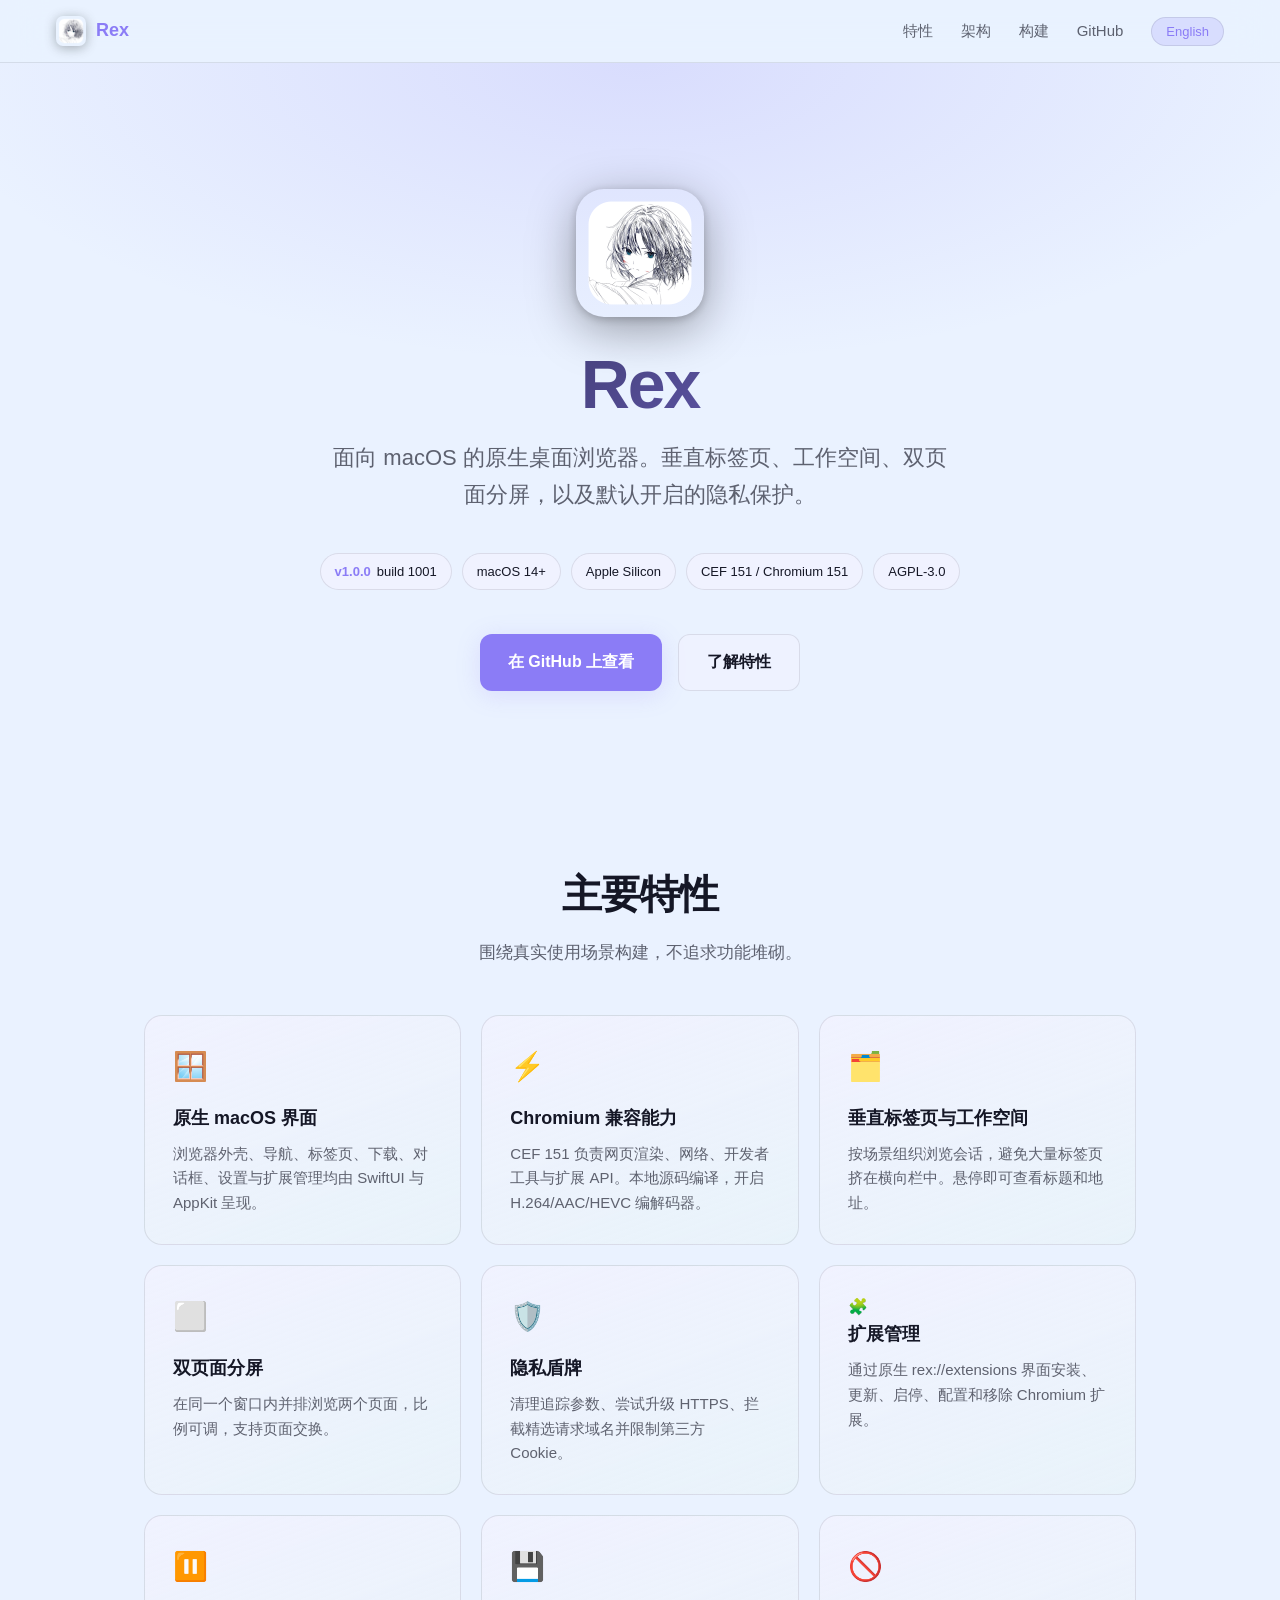
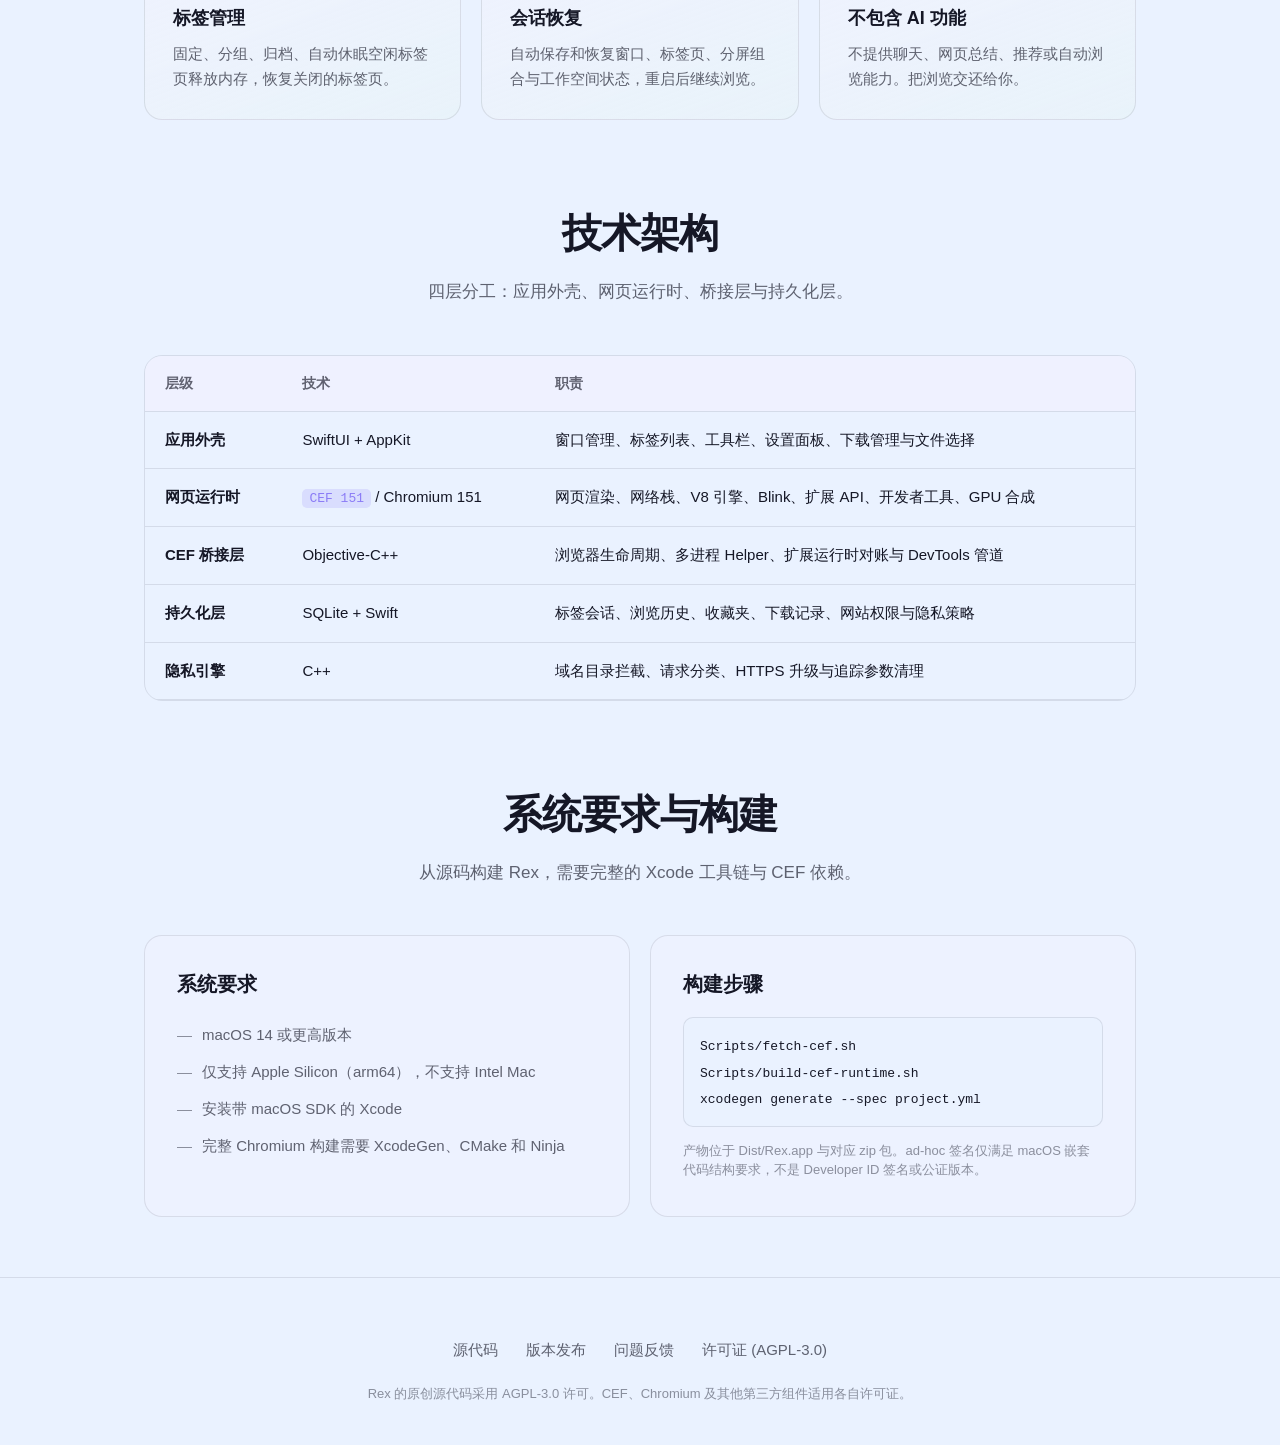
<file: index.html>
<!DOCTYPE html>
<html lang="zh-CN" data-lang="zh">
<head>
  <meta charset="UTF-8">
  <meta name="viewport" content="width=device-width, initial-scale=1.0">
  <title>Rex — macOS 原生浏览器</title>
  <meta name="description" content="Rex 是一款面向 macOS 的原生桌面浏览器，围绕垂直标签页、工作空间、双页面分屏和默认隐私保护构建。">
  <meta name="theme-color" content="#0B1018">
  <meta property="og:title" content="Rex — macOS 原生浏览器">
  <meta property="og:description" content="垂直标签页、工作空间、双页面分屏与隐私盾牌。基于 SwiftUI / AppKit 与 Chromium Embedded Framework。">
  <meta property="og:type" content="website">
  <meta property="og:image" content="assets/img/app-icon.png">
  <link rel="icon" href="assets/img/app-icon.png" type="image/png">
  <style>
    :root {
      --bg-0: #0B1018;
      --bg-1: #151726;
      --bg-2: #202036;
      --text: #EAF2FF;
      --text-dim: rgba(234, 242, 255, 0.62);
      --text-faint: rgba(234, 242, 255, 0.40);
      --accent: #8B7CF6;
      --accent-soft: rgba(139, 124, 246, 0.18);
      --green: #34C759;
      --blue: #007AFF;
      --amber: #F5A623;
      --border: rgba(234, 242, 255, 0.08);
      --radius: 18px;
      --max: 1040px;
      --mono: ui-monospace, "SF Mono", "JetBrains Mono", "Cascadia Code", Consolas, monospace;
    }
    @media (prefers-color-scheme: light) {
      :root {
        --bg-0: #EAF2FF;
        --bg-1: #F5F2FF;
        --bg-2: #E7F5F3;
        --text: #151726;
        --text-dim: rgba(21, 23, 38, 0.66);
        --text-faint: rgba(21, 23, 38, 0.45);
        --border: rgba(21, 23, 38, 0.10);
      }
    }
    * { margin: 0; padding: 0; box-sizing: border-box; }
    html { scroll-behavior: smooth; }
    body {
      font-family: -apple-system, BlinkMacSystemFont, "SF Pro Text", "Segoe UI", "PingFang SC", "Hiragino Sans GB", "Microsoft YaHei", sans-serif;
      background: var(--bg-0);
      color: var(--text);
      line-height: 1.65;
      overflow-x: hidden;
      -webkit-font-smoothing: antialiased;
    }
    a { color: var(--accent); text-decoration: none; }
    a:hover { text-decoration: underline; }

    /* Nav */
    nav {
      position: sticky; top: 0; z-index: 50;
      display: flex; align-items: center; justify-content: space-between;
      padding: 16px clamp(20px, 5vw, 56px);
      background: color-mix(in srgb, var(--bg-0) 78%, transparent);
      backdrop-filter: blur(20px) saturate(160%);
      -webkit-backdrop-filter: blur(20px) saturate(160%);
      border-bottom: 1px solid var(--border);
    }
    .nav-brand { display: flex; align-items: center; gap: 10px; font-weight: 600; font-size: 18px; }
    .nav-brand img { width: 30px; height: 30px; border-radius: 7px; box-shadow: 0 2px 12px rgba(0,0,0,0.3); }
    .nav-links { display: flex; align-items: center; gap: 28px; }
    .nav-links a { color: var(--text-dim); font-size: 15px; }
    .nav-links a:hover { color: var(--text); text-decoration: none; }
    .lang-toggle {
      background: var(--accent-soft); color: var(--accent);
      border: 1px solid var(--border); border-radius: 999px;
      padding: 6px 14px; font-size: 13px; font-weight: 500; cursor: pointer;
      transition: opacity .2s;
    }
    .lang-toggle:hover { opacity: .8; }
    @media (max-width: 640px) { .nav-links a:not(.lang-toggle) { display: none; } }

    /* Hero */
    .hero {
      text-align: center;
      padding: clamp(80px, 14vh, 160px) 24px clamp(60px, 10vh, 100px);
      position: relative;
      background: radial-gradient(ellipse 80% 60% at 50% 0%, var(--accent-soft), transparent 70%);
    }
    .hero-icon {
      width: clamp(88px, 14vw, 128px); height: clamp(88px, 14vw, 128px);
      margin: 0 auto 32px; display: block;
      border-radius: 28px;
      box-shadow: 0 12px 48px rgba(0,0,0,0.35), 0 2px 8px rgba(0,0,0,0.2);
    }
    .hero h1 {
      font-size: clamp(40px, 7vw, 68px);
      font-weight: 700; letter-spacing: -0.03em; line-height: 1.05;
      margin-bottom: 20px;
      background: linear-gradient(135deg, var(--text) 0%, var(--accent) 100%);
      -webkit-background-clip: text; background-clip: text; -webkit-text-fill-color: transparent;
    }
    .hero .tagline { font-size: clamp(18px, 2.5vw, 22px); color: var(--text-dim); max-width: 620px; margin: 0 auto 40px; }
    .hero-badges {
      display: flex; flex-wrap: wrap; justify-content: center; gap: 10px; margin-bottom: 44px;
    }
    .badge {
      display: inline-flex; align-items: center; gap: 6px;
      padding: 7px 14px; border-radius: 999px;
      font-size: 13px; font-weight: 500;
      border: 1px solid var(--border); background: color-mix(in srgb, var(--bg-1) 50%, transparent);
    }
    .badge b { color: var(--accent); }
    .hero-cta { display: flex; justify-content: center; gap: 16px; flex-wrap: wrap; }
    .btn {
      display: inline-flex; align-items: center; gap: 8px;
      padding: 14px 28px; border-radius: 12px; font-weight: 600; font-size: 16px;
      transition: transform .15s, box-shadow .2s;
    }
    .btn-primary { background: var(--accent); color: #fff; box-shadow: 0 4px 24px var(--accent-soft); }
    .btn-primary:hover { text-decoration: none; transform: translateY(-2px); box-shadow: 0 8px 32px var(--accent-soft); }
    .btn-ghost { background: color-mix(in srgb, var(--bg-1) 40%, transparent); color: var(--text); border: 1px solid var(--border); }
    .btn-ghost:hover { text-decoration: none; background: color-mix(in srgb, var(--bg-1) 70%, transparent); transform: translateY(-2px); }

    /* Sections */
    section { max-width: var(--max); margin: 0 auto; padding: 0 24px; }
    .section-head { text-align: center; margin: 80px 0 48px; }
    .section-head h2 { font-size: clamp(28px, 4vw, 40px); font-weight: 700; letter-spacing: -0.02em; margin-bottom: 12px; }
    .section-head p { color: var(--text-dim); font-size: 17px; max-width: 600px; margin: 0 auto; }

    /* Feature grid */
    .features { display: grid; grid-template-columns: repeat(auto-fit, minmax(280px, 1fr)); gap: 20px; margin-bottom: 60px; }
    .feature-card {
      background: linear-gradient(160deg, color-mix(in srgb, var(--bg-1) 60%, transparent), color-mix(in srgb, var(--bg-2) 40%, transparent));
      border: 1px solid var(--border);
      border-radius: var(--radius);
      padding: 28px;
      transition: transform .2s, border-color .2s;
    }
    .feature-card:hover { transform: translateY(-4px); border-color: var(--accent-soft); }
    .feature-card .icon { font-size: 28px; margin-bottom: 14px; display: block; }
    .feature-card h3 { font-size: 18px; font-weight: 600; margin-bottom: 8px; }
    .feature-card p { color: var(--text-dim); font-size: 15px; }

    /* Architecture table */
    .arch { margin-bottom: 60px; overflow-x: auto; border-radius: var(--radius); border: 1px solid var(--border); }
    table { width: 100%; border-collapse: collapse; min-width: 560px; }
    th, td { text-align: left; padding: 16px 20px; border-bottom: 1px solid var(--border); }
    th { background: color-mix(in srgb, var(--bg-1) 50%, transparent); font-weight: 600; font-size: 14px; color: var(--text-dim); }
    td { font-size: 15px; }
    td:first-child { font-weight: 600; }
    td code { font-family: var(--mono); font-size: 13px; color: var(--accent); background: var(--accent-soft); padding: 2px 7px; border-radius: 5px; }

    /* Requirements + Build */
    .info-grid { display: grid; grid-template-columns: repeat(auto-fit, minmax(320px, 1fr)); gap: 20px; margin-bottom: 60px; }
    .info-card {
      background: color-mix(in srgb, var(--bg-1) 30%, transparent);
      border: 1px solid var(--border); border-radius: var(--radius); padding: 32px;
    }
    .info-card h3 { font-size: 20px; font-weight: 600; margin-bottom: 16px; }
    .info-card ul { list-style: none; margin-bottom: 20px; }
    .info-card li { padding: 6px 0; color: var(--text-dim); font-size: 15px; display: flex; gap: 10px; align-items: baseline; }
    .info-card li::before { content: "—"; color: var(--text-faint); }
    .code-block {
      background: var(--bg-0); border: 1px solid var(--border); border-radius: 10px;
      padding: 14px 16px; overflow-x: auto; margin-top: 8px;
    }
    .code-block code { font-family: var(--mono); font-size: 13px; color: var(--text); white-space: pre; }
    .note { font-size: 13px; color: var(--text-faint); margin-top: 14px; line-height: 1.5; }

    /* Footer */
    footer {
      text-align: center; padding: 60px 24px 40px;
      border-top: 1px solid var(--border); margin-top: 40px;
    }
    footer .footer-links { display: flex; justify-content: center; gap: 28px; margin-bottom: 20px; flex-wrap: wrap; }
    footer .footer-links a { color: var(--text-dim); font-size: 15px; }
    footer .footer-links a:hover { color: var(--text); text-decoration: none; }
    footer p { color: var(--text-faint); font-size: 13px; }
    .heart { color: var(--accent); }

    /* Reveal animation */
    .reveal { opacity: 0; transform: translateY(24px); transition: opacity .6s ease, transform .6s ease; }
    .reveal.visible { opacity: 1; transform: translateY(0); }
    @media (prefers-reduced-motion: reduce) { .reveal { opacity: 1; transform: none; transition: none; } }
  </style>
</head>
<body>
  <nav>
    <a class="nav-brand" href="#top">
      <img src="assets/img/app-icon.png" alt="Rex">
      <span>Rex</span>
    </a>
    <div class="nav-links">
      <a href="#features" data-zh="特性" data-en="Features">特性</a>
      <a href="#architecture" data-zh="架构" data-en="Architecture">架构</a>
      <a href="#build" data-zh="构建" data-en="Build">构建</a>
      <a href="https://github.com/Reukix/Rex" data-zh="GitHub" data-en="GitHub">GitHub</a>
      <button class="lang-toggle" onclick="toggleLang()">English</button>
    </div>
  </nav>

  <span id="top"></span>

  <header class="hero">
    <img class="hero-icon" src="assets/img/app-icon.png" alt="Rex 应用图标">
    <h1 data-zh="Rex" data-en="Rex">Rex</h1>
    <p class="tagline" data-zh="面向 macOS 的原生桌面浏览器。垂直标签页、工作空间、双页面分屏，以及默认开启的隐私保护。" data-en="A native desktop browser for macOS. Vertical tabs, workspaces, split view, and privacy protection by default.">
      面向 macOS 的原生桌面浏览器。垂直标签页、工作空间、双页面分屏，以及默认开启的隐私保护。
    </p>
    <div class="hero-badges">
      <span class="badge"><b>v1.0.0</b> build 1001</span>
      <span class="badge">macOS 14+</span>
      <span class="badge">Apple Silicon</span>
      <span class="badge">CEF 151 / Chromium 151</span>
      <span class="badge">AGPL-3.0</span>
    </div>
    <div class="hero-cta">
      <a class="btn btn-primary" href="https://github.com/Reukix/Rex" data-zh="在 GitHub 上查看" data-en="View on GitHub">在 GitHub 上查看</a>
      <a class="btn btn-ghost" href="#features" data-zh="了解特性" data-en="Explore Features">了解特性</a>
    </div>
  </header>

  <section id="features">
    <div class="section-head">
      <h2 data-zh="主要特性" data-en="Key Features">主要特性</h2>
      <p data-zh="围绕真实使用场景构建，不追求功能堆砌。" data-en="Built around real usage scenarios, not feature bloat.">围绕真实使用场景构建，不追求功能堆砌。</p>
    </div>
    <div class="features">
      <div class="feature-card reveal">
        <span class="icon">🪟</span>
        <h3 data-zh="原生 macOS 界面" data-en="Native macOS Interface">原生 macOS 界面</h3>
        <p data-zh="浏览器外壳、导航、标签页、下载、对话框、设置与扩展管理均由 SwiftUI 与 AppKit 呈现。" data-en="The browser chrome, navigation, tabs, downloads, dialogs, settings, and extension management are all rendered by SwiftUI and AppKit.">浏览器外壳、导航、标签页、下载、对话框、设置与扩展管理均由 SwiftUI 与 AppKit 呈现。</p>
      </div>
      <div class="feature-card reveal">
        <span class="icon">⚡</span>
        <h3 data-zh="Chromium 兼容能力" data-en="Chromium Compatibility">Chromium 兼容能力</h3>
        <p data-zh="CEF 151 负责网页渲染、网络、开发者工具与扩展 API。本地源码编译，开启 H.264/AAC/HEVC 编解码器。" data-en="CEF 151 powers rendering, networking, DevTools, and extension APIs. Compiled from source with H.264/AAC/HEVC codecs enabled.">CEF 151 负责网页渲染、网络、开发者工具与扩展 API。本地源码编译，开启 H.264/AAC/HEVC 编解码器。</p>
      </div>
      <div class="feature-card reveal">
        <span class="icon">🗂️</span>
        <h3 data-zh="垂直标签页与工作空间" data-en="Vertical Tabs & Workspaces">垂直标签页与工作空间</h3>
        <p data-zh="按场景组织浏览会话，避免大量标签页挤在横向栏中。悬停即可查看标题和地址。" data-en="Organize sessions by context instead of compressing tabs into a horizontal strip. Hover to see the title and URL.">按场景组织浏览会话，避免大量标签页挤在横向栏中。悬停即可查看标题和地址。</p>
      </div>
      <div class="feature-card reveal">
        <span class="icon">⬜</span>
        <h3 data-zh="双页面分屏" data-en="Split View">双页面分屏</h3>
        <p data-zh="在同一个窗口内并排浏览两个页面，比例可调，支持页面交换。" data-en="Browse two pages side by side in one window, with adjustable ratio and page swap.">在同一个窗口内并排浏览两个页面，比例可调，支持页面交换。</p>
      </div>
      <div class="feature-card reveal">
        <span class="icon">🛡️</span>
        <h3 data-zh="隐私盾牌" data-en="Privacy Shield">隐私盾牌</h3>
        <p data-zh="清理追踪参数、尝试升级 HTTPS、拦截精选请求域名并限制第三方 Cookie。" data-en="Strips tracking parameters, upgrades HTTPS, blocks curated domains, and restricts third-party cookies.">清理追踪参数、尝试升级 HTTPS、拦截精选请求域名并限制第三方 Cookie。</p>
      </div>
      <div class="feature-card reveal">
        <span class="icon=">🧩</span>
        <h3 data-zh="扩展管理" data-en="Extension Management">扩展管理</h3>
        <p data-zh="通过原生 rex://extensions 界面安装、更新、启停、配置和移除 Chromium 扩展。" data-en="Install, update, enable, disable, configure, and remove supported Chromium extensions from the native rex://extensions UI.">通过原生 rex://extensions 界面安装、更新、启停、配置和移除 Chromium 扩展。</p>
      </div>
      <div class="feature-card reveal">
        <span class="icon">⏸️</span>
        <h3 data-zh="标签管理" data-en="Tab Management">标签管理</h3>
        <p data-zh="固定、分组、归档、自动休眠空闲标签页释放内存，恢复关闭的标签页。" data-en="Pin, group, archive, auto-sleep idle tabs to free memory, and restore closed tabs.">固定、分组、归档、自动休眠空闲标签页释放内存，恢复关闭的标签页。</p>
      </div>
      <div class="feature-card reveal">
        <span class="icon">💾</span>
        <h3 data-zh="会话恢复" data-en="Session Restore">会话恢复</h3>
        <p data-zh="自动保存和恢复窗口、标签页、分屏组合与工作空间状态，重启后继续浏览。" data-en="Automatically save and restore windows, tabs, split combinations, and workspace state across restarts.">自动保存和恢复窗口、标签页、分屏组合与工作空间状态，重启后继续浏览。</p>
      </div>
      <div class="feature-card reveal">
        <span class="icon">🚫</span>
        <h3 data-zh="不包含 AI 功能" data-en="No AI Layer">不包含 AI 功能</h3>
        <p data-zh="不提供聊天、网页总结、推荐或自动浏览能力。把浏览交还给你。" data-en="No chat, page summarization, recommendations, or automated browsing. Browsing belongs to you.">不提供聊天、网页总结、推荐或自动浏览能力。把浏览交还给你。</p>
      </div>
    </div>
  </section>

  <section id="architecture">
    <div class="section-head">
      <h2 data-zh="技术架构" data-en="Technical Architecture">技术架构</h2>
      <p data-zh="四层分工：应用外壳、网页运行时、桥接层与持久化层。" data-en="Four layers: app shell, web runtime, bridge, and persistence.">四层分工：应用外壳、网页运行时、桥接层与持久化层。</p>
    </div>
    <div class="arch reveal">
      <table>
        <thead>
          <tr>
            <th data-zh="层级" data-en="Layer">层级</th>
            <th data-zh="技术" data-en="Technology">技术</th>
            <th data-zh="职责" data-en="Responsibility">职责</th>
          </tr>
        </thead>
        <tbody>
          <tr>
            <td data-zh="应用外壳" data-en="App Shell">应用外壳</td>
            <td>SwiftUI + AppKit</td>
            <td data-zh="窗口管理、标签列表、工具栏、设置面板、下载管理与文件选择" data-en="Window management, tab list, toolbar, settings, download management, file dialogs">窗口管理、标签列表、工具栏、设置面板、下载管理与文件选择</td>
          </tr>
          <tr>
            <td data-zh="网页运行时" data-en="Web Runtime">网页运行时</td>
            <td><code>CEF 151</code> / Chromium 151</td>
            <td data-zh="网页渲染、网络栈、V8 引擎、Blink、扩展 API、开发者工具、GPU 合成" data-en="Rendering, network stack, V8, Blink, extension APIs, DevTools, GPU compositing">网页渲染、网络栈、V8 引擎、Blink、扩展 API、开发者工具、GPU 合成</td>
          </tr>
          <tr>
            <td data-zh="CEF 桥接层" data-en="CEF Bridge">CEF 桥接层</td>
            <td>Objective-C++</td>
            <td data-zh="浏览器生命周期、多进程 Helper、扩展运行时对账与 DevTools 管道" data-en="Browser lifecycle, multi-process helpers, extension reconciliation, DevTools pipeline">浏览器生命周期、多进程 Helper、扩展运行时对账与 DevTools 管道</td>
          </tr>
          <tr>
            <td data-zh="持久化层" data-en="Persistence">持久化层</td>
            <td>SQLite + Swift</td>
            <td data-zh="标签会话、浏览历史、收藏夹、下载记录、网站权限与隐私策略" data-en="Tab sessions, browsing history, bookmarks, download records, site permissions, privacy policies">标签会话、浏览历史、收藏夹、下载记录、网站权限与隐私策略</td>
          </tr>
          <tr>
            <td data-zh="隐私引擎" data-en="Privacy Engine">隐私引擎</td>
            <td>C++</td>
            <td data-zh="域名目录拦截、请求分类、HTTPS 升级与追踪参数清理" data-en="Domain directory blocking, request classification, HTTPS upgrade, tracking parameter cleanup">域名目录拦截、请求分类、HTTPS 升级与追踪参数清理</td>
          </tr>
        </tbody>
      </table>
    </div>
  </section>

  <section id="build">
    <div class="section-head">
      <h2 data-zh="系统要求与构建" data-en="Requirements & Build">系统要求与构建</h2>
      <p data-zh="从源码构建 Rex，需要完整的 Xcode 工具链与 CEF 依赖。" data-en="Building Rex from source requires the full Xcode toolchain and CEF dependencies.">从源码构建 Rex，需要完整的 Xcode 工具链与 CEF 依赖。</p>
    </div>
    <div class="info-grid">
      <div class="info-card reveal">
        <h3 data-zh="系统要求" data-en="Requirements">系统要求</h3>
        <ul>
          <li data-zh="macOS 14 或更高版本" data-en="macOS 14 or later">macOS 14 或更高版本</li>
          <li data-zh="仅支持 Apple Silicon（arm64），不支持 Intel Mac" data-en="Apple Silicon (arm64) only; Intel Macs not supported">仅支持 Apple Silicon（arm64），不支持 Intel Mac</li>
          <li data-zh="安装带 macOS SDK 的 Xcode" data-en="Xcode with the macOS SDK">安装带 macOS SDK 的 Xcode</li>
          <li data-zh="完整 Chromium 构建需要 XcodeGen、CMake 和 Ninja" data-en="XcodeGen, CMake, and Ninja for the full Chromium build">完整 Chromium 构建需要 XcodeGen、CMake 和 Ninja</li>
        </ul>
      </div>
      <div class="info-card reveal">
        <h3 data-zh="构建步骤" data-en="Build Steps">构建步骤</h3>
        <div class="code-block"><code>Scripts/fetch-cef.sh
Scripts/build-cef-runtime.sh
xcodegen generate --spec project.yml</code></div>
        <p class="note" data-zh="产物位于 Dist/Rex.app 与对应 zip 包。ad-hoc 签名仅满足 macOS 嵌套代码结构要求，不是 Developer ID 签名或公证版本。" data-en="Artifacts are written to Dist/Rex.app and a zip archive. The ad-hoc signature only satisfies macOS nested-code structure; it is not a Developer ID signature or notarized build.">产物位于 Dist/Rex.app 与对应 zip 包。ad-hoc 签名仅满足 macOS 嵌套代码结构要求，不是 Developer ID 签名或公证版本。</p>
      </div>
    </div>
  </section>

  <footer>
    <div class="footer-links">
      <a href="https://github.com/Reukix/Rex" data-zh="源代码" data-en="Source Code">源代码</a>
      <a href="https://github.com/Reukix/Rex/releases" data-zh="版本发布" data-en="Releases">版本发布</a>
      <a href="https://github.com/Reukix/Rex/issues" data-zh="问题反馈" data-en="Issues">问题反馈</a>
      <a href="https://github.com/Reukix/Rex/blob/main/LICENSE" data-zh="许可证 (AGPL-3.0)" data-en="License (AGPL-3.0)">许可证 (AGPL-3.0)</a>
    </div>
    <p data-zh="Rex 的原创源代码采用 AGPL-3.0 许可。CEF、Chromium 及其他第三方组件适用各自许可证。" data-en="Rex's original source code is licensed under AGPL-3.0. CEF, Chromium, and other third-party components remain under their own licenses.">Rex 的原创源代码采用 AGPL-3.0 许可。CEF、Chromium 及其他第三方组件适用各自许可证。</p>
  </footer>

  <script>
    function setLang(lang) {
      document.documentElement.lang = lang === 'zh' ? 'zh-CN' : 'en';
      document.documentElement.dataset.lang = lang;
      document.querySelectorAll('[data-zh]').forEach(el => {
        el.textContent = el.dataset[lang];
      });
      const btn = document.querySelector('.lang-toggle');
      if (btn) btn.textContent = lang === 'zh' ? 'English' : '中文';
      try { localStorage.setItem('rex-lang', lang); } catch (e) {}
    }
    function toggleLang() {
      const cur = document.documentElement.dataset.lang || 'zh';
      setLang(cur === 'zh' ? 'en' : 'zh');
    }
    (function () {
      let saved = 'zh';
      try { saved = localStorage.getItem('rex-lang') || 'zh'; } catch (e) {}
      setLang(saved);
    })();
    // Reveal on scroll
    const obs = new IntersectionObserver(entries => {
      entries.forEach(e => { if (e.isIntersecting) { e.target.classList.add('visible'); obs.unobserve(e.target); } });
    }, { threshold: 0.12 });
    document.querySelectorAll('.reveal').forEach(el => obs.observe(el));
  </script>
</body>
</html>
</file>
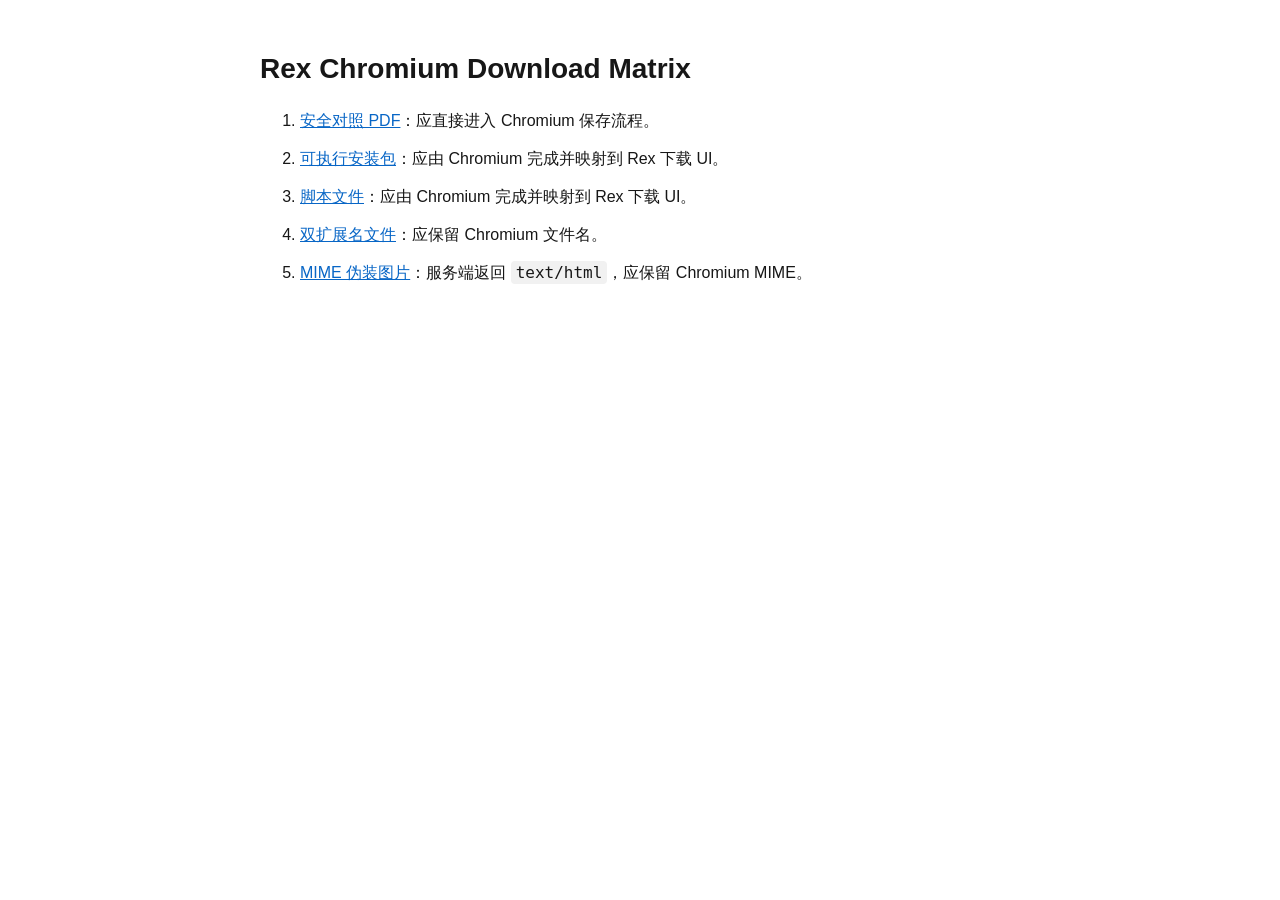
<file: Tests/Fixtures/download-matrix/index.html>
<!doctype html>
<html lang="zh-CN">
<head>
  <meta charset="utf-8">
  <meta name="viewport" content="width=device-width, initial-scale=1">
  <title>Rex Chromium Download Matrix</title>
  <style>
    body { max-width: 760px; margin: 48px auto; padding: 0 24px; font: 16px/1.5 -apple-system, sans-serif; color: #171717; }
    h1 { font-size: 28px; }
    li { margin: 14px 0; }
    a { color: #0866c6; }
    code { background: #f1f1f1; padding: 2px 5px; border-radius: 4px; }
  </style>
</head>
<body>
  <h1>Rex Chromium Download Matrix</h1>
  <ol>
    <li><a href="/safe.pdf" download>安全对照 PDF</a>：应直接进入 Chromium 保存流程。</li>
    <li><a href="/installer.pkg" download>可执行安装包</a>：应由 Chromium 完成并映射到 Rex 下载 UI。</li>
    <li><a href="/setup.sh" download>脚本文件</a>：应由 Chromium 完成并映射到 Rex 下载 UI。</li>
    <li><a href="/invoice.pdf.command" download>双扩展名文件</a>：应保留 Chromium 文件名。</li>
    <li><a href="/photo.png" download>MIME 伪装图片</a>：服务端返回 <code>text/html</code>，应保留 Chromium MIME。</li>
  </ol>
</body>
</html>
</file>
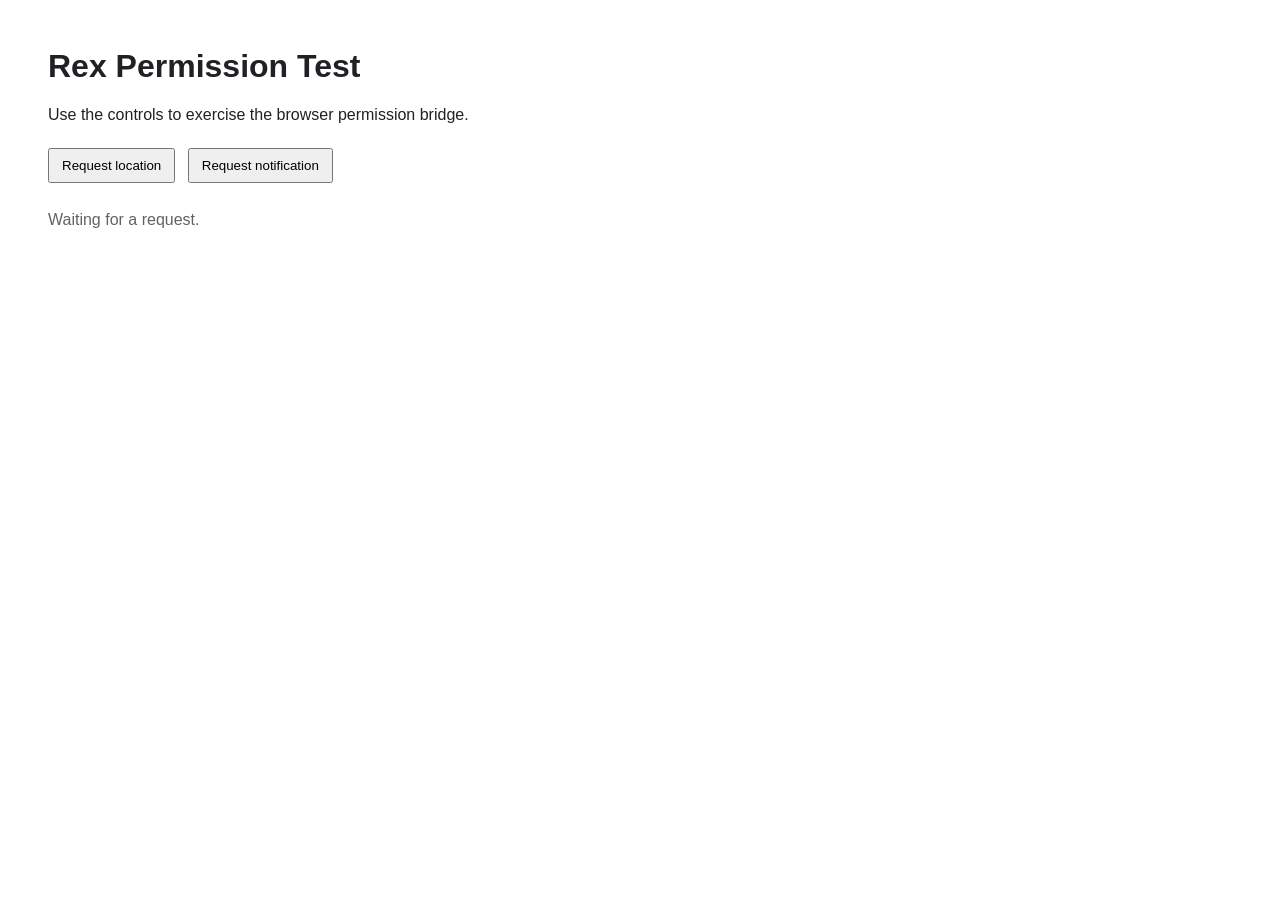
<file: Tests/Fixtures/permission-request.html>
<!doctype html>
<html lang="zh-CN">
<head>
  <meta charset="utf-8">
  <meta name="viewport" content="width=device-width, initial-scale=1">
  <title>Rex Permission Test</title>
  <style>
    body { margin: 48px; font: 16px -apple-system, sans-serif; color: #202124; }
    button { margin: 8px 8px 8px 0; padding: 8px 12px; }
    #status { margin-top: 20px; color: #5f6368; }
  </style>
</head>
<body>
  <h1>Rex Permission Test</h1>
  <p>Use the controls to exercise the browser permission bridge.</p>
  <button onclick="requestLocation()">Request location</button>
  <button onclick="requestNotification()">Request notification</button>
  <p id="status">Waiting for a request.</p>
  <script>
    const status = document.querySelector('#status');
    function requestLocation() {
      if (!navigator.geolocation) { status.textContent = 'Geolocation is unavailable.'; return; }
      navigator.geolocation.getCurrentPosition(
        position => { status.textContent = `Location granted: ${position.coords.latitude.toFixed(2)}`; },
        error => { status.textContent = `Location result: ${error.message}`; }
      );
    }
    function requestNotification() {
      if (!window.Notification) { status.textContent = 'Notifications are unavailable.'; return; }
      Notification.requestPermission().then(result => { status.textContent = `Notification result: ${result}`; });
    }
  </script>
</body>
</html>
</file>
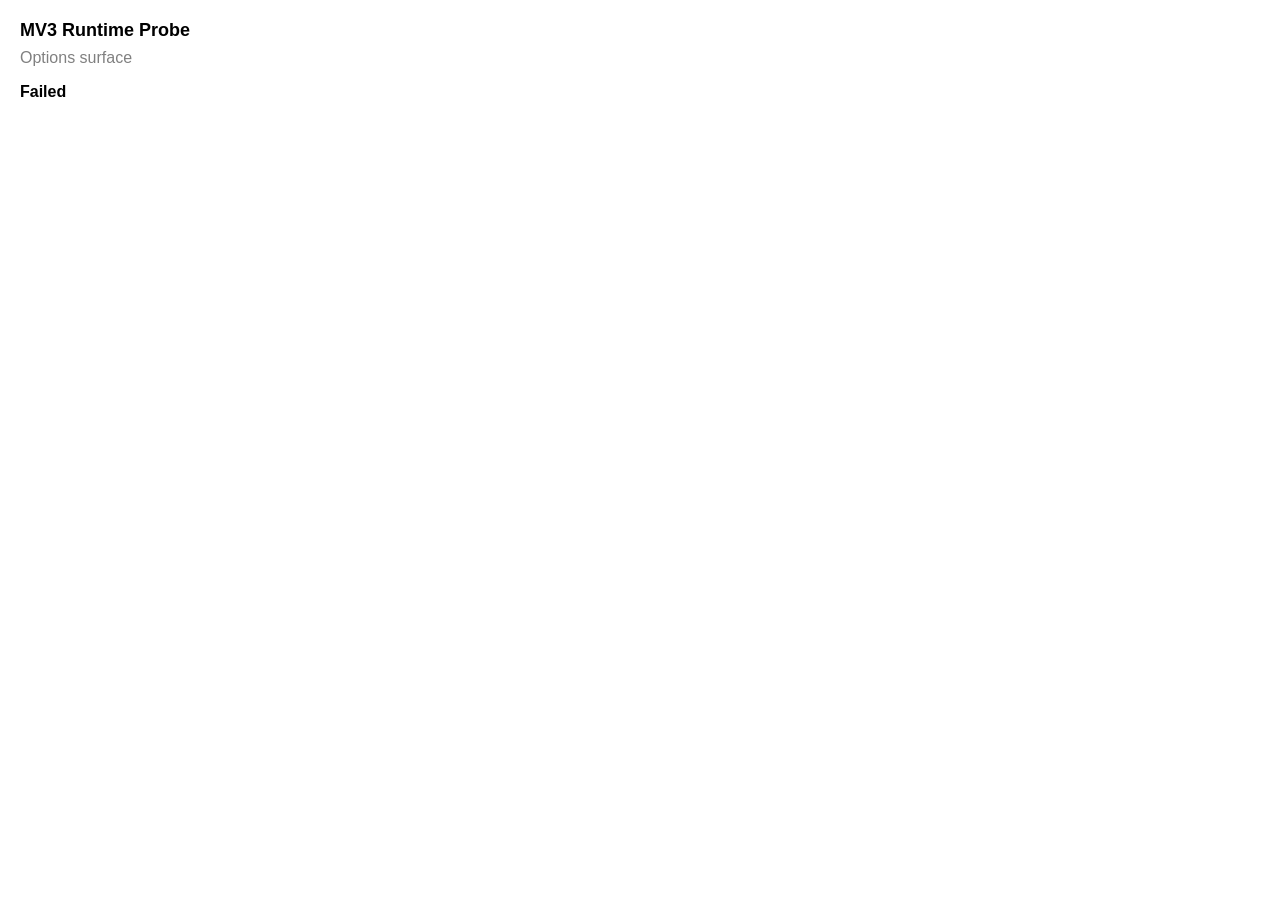
<file: Tests/Fixtures/mv3-runtime-probe/options.html>
<!doctype html>
<html lang="en">
<head>
  <meta charset="utf-8">
  <meta name="viewport" content="width=device-width, initial-scale=1">
  <title>Rex MV3 Probe Options</title>
  <link rel="stylesheet" href="surface.css">
</head>
<body data-probe-surface="options">
  <main>
    <h1>MV3 Runtime Probe</h1>
    <p>Options surface</p>
    <output id="probe-status">Starting</output>
  </main>
  <script src="surface.js"></script>
</body>
</html>
</file>
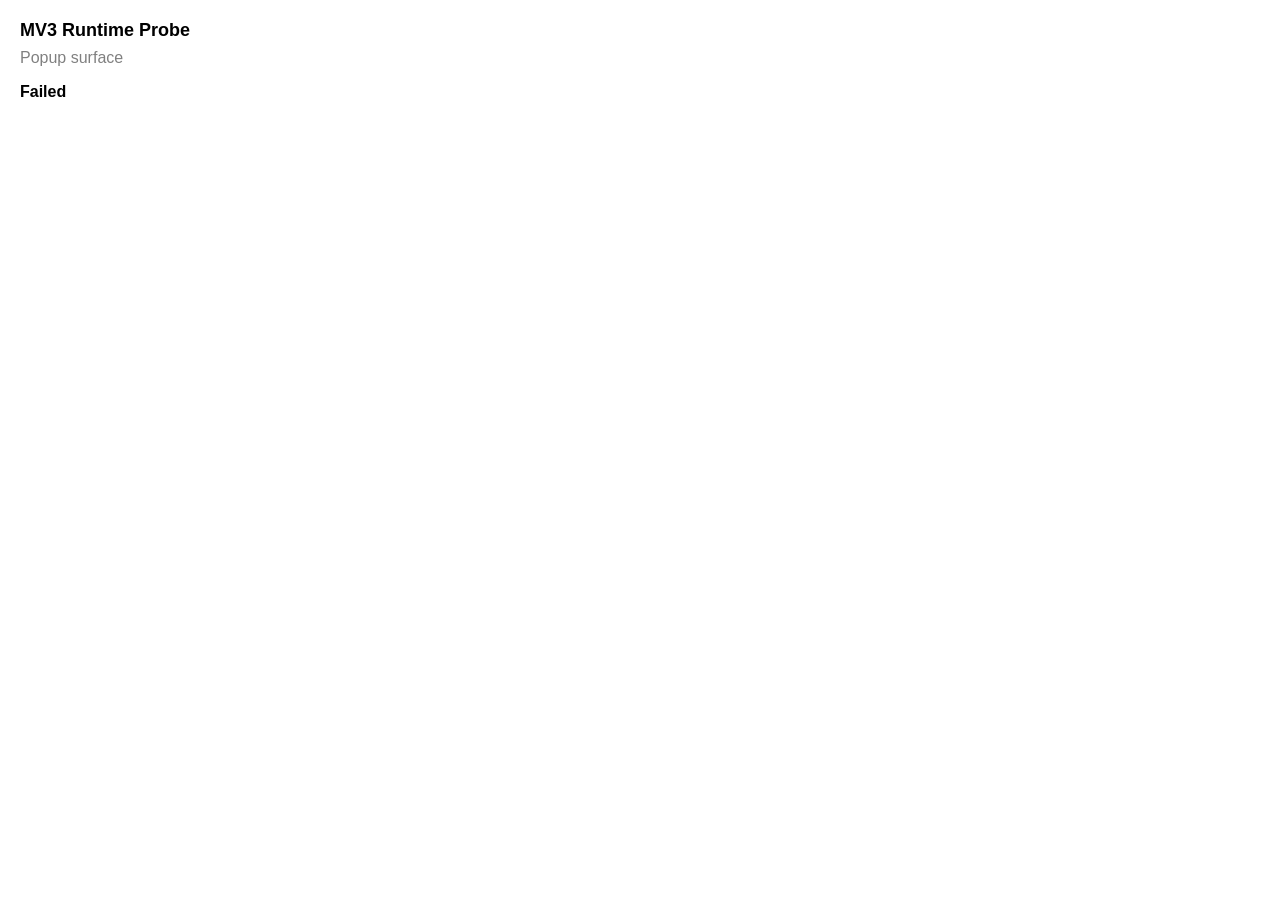
<file: Tests/Fixtures/mv3-runtime-probe/popup.html>
<!doctype html>
<html lang="en">
<head>
  <meta charset="utf-8">
  <meta name="viewport" content="width=device-width, initial-scale=1">
  <title>Rex MV3 Probe Popup</title>
  <link rel="stylesheet" href="surface.css">
</head>
<body data-probe-surface="popup">
  <main>
    <h1>MV3 Runtime Probe</h1>
    <p>Popup surface</p>
    <output id="probe-status">Starting</output>
  </main>
  <script src="surface.js"></script>
</body>
</html>
</file>
<file: Tests/Fixtures/mv3-runtime-probe/surface.css>
:root {
  color-scheme: light dark;
  font-family: -apple-system, BlinkMacSystemFont, sans-serif;
}

body {
  margin: 0;
  min-width: 280px;
  background: Canvas;
  color: CanvasText;
}

main {
  padding: 20px;
}

h1 {
  margin: 0 0 8px;
  font-size: 18px;
}

p {
  margin: 0 0 16px;
  color: GrayText;
}

output {
  font-weight: 600;
}
</file>
